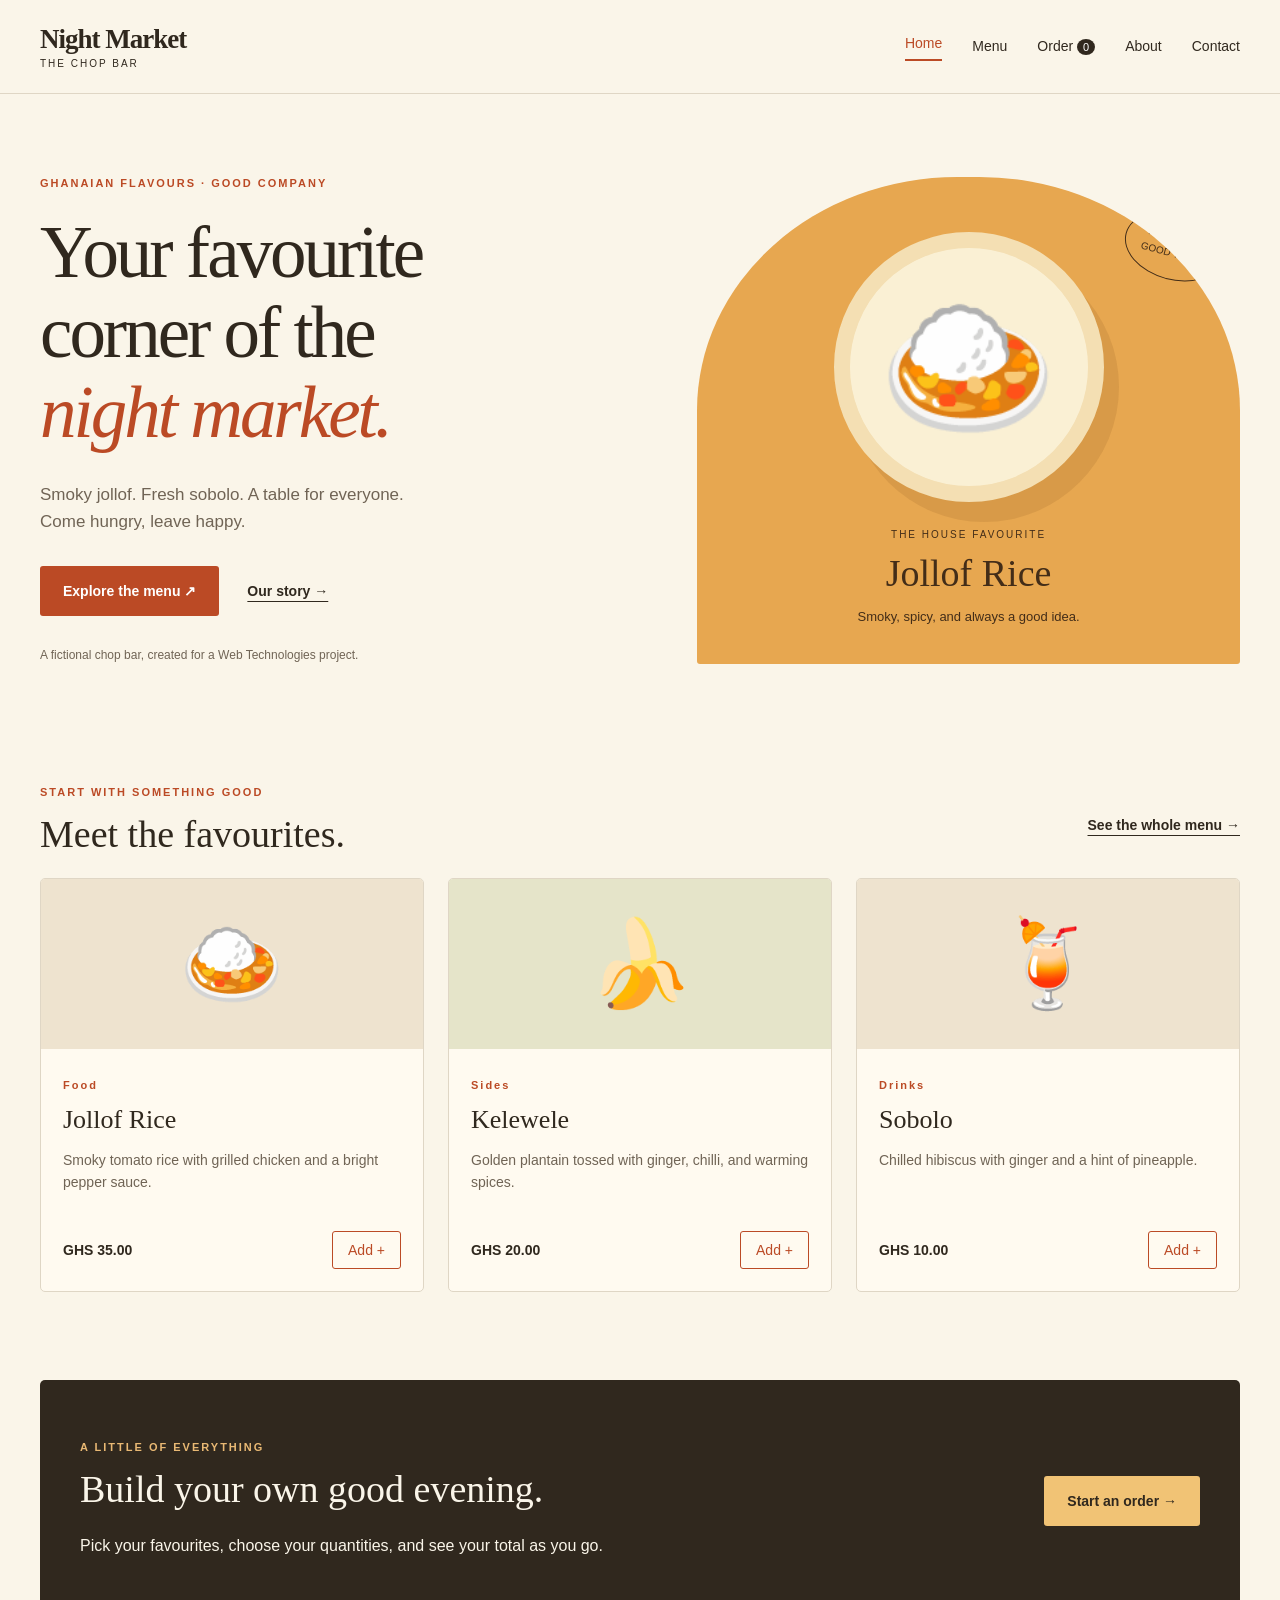
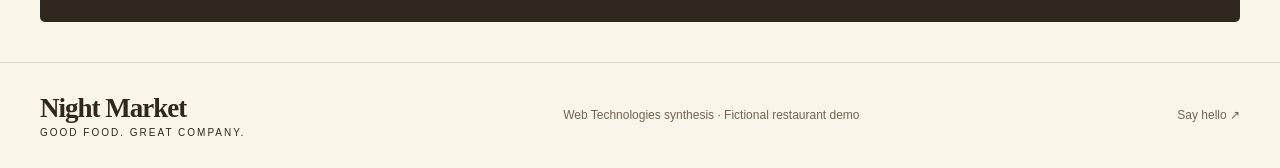
<file: index.html>
<!DOCTYPE html>
<html lang="en">
  <head>
    <meta charset="utf-8">
    <meta name="viewport" content="width=device-width,initial-scale=1">
    <title>
      Good food. Great company. | Night Market
    </title>
    <meta name="description" content="Night Market: a Ghanaian chop bar student demonstration with an interactive menu and order calculator.">
    <link rel="stylesheet" href="styles.css">
    <script defer src="chopbar.js">
    </script>
  </head>
  <body>
    <a class="skip" href="#main">
      Skip to content
    </a>
    <header>
      <a class="brand" href="index.html">
        Night Market
        <span>
          THE CHOP BAR
        </span>
      </a>
      <nav aria-label="Main navigation">
        <a href="index.html" aria-current="page">
          Home
        </a>
        <a href="menu.html" >
          Menu
        </a>
        <a href="order.html" >
          Order
          <span class="cart-count">
            0
          </span>
        </a>
        <a href="about.html" >
          About
        </a>
        <a href="contact.html" >
          Contact
        </a>
      </nav>
    </header>
    <main id="main">
      <section class="hero">
        <div>
          <p class="eyebrow">
            GHANAIAN FLAVOURS · GOOD COMPANY
          </p>
          <h1>
            Your favourite
            <br>
            corner of the
            <br>
            <em>
              night market.
            </em>
          </h1>
          <p class="lead">
            Smoky jollof. Fresh sobolo. A table for everyone.
            <br>
            Come hungry, leave happy.
          </p>
          <div class="actions">
            <a class="button" href="menu.html">
              Explore the menu ↗
            </a>
            <a class="text-link" href="about.html">
              Our story →
            </a>
          </div>
          <p class="small">
            A fictional chop bar, created for a Web Technologies project.
          </p>
        </div>
        <div class="hero-art">
          <span class="stamp">
            MADE WITH
            <br>
            GOOD TASTE
          </span>
          <div class="plate">
            <span>
              🍛
            </span>
          </div>
          <p>
            THE HOUSE FAVOURITE
          </p>
          <h2>
            Jollof Rice
          </h2>
          <span>
            Smoky, spicy, and always a good idea.
          </span>
        </div>
      </section>
      <section>
        <div class="section-heading">
          <div>
            <p class="eyebrow">
              START WITH SOMETHING GOOD
            </p>
            <h2>
              Meet the favourites.
            </h2>
          </div>
          <a class="text-link" href="menu.html">
            See the whole menu →
          </a>
        </div>
        <div class="cards">
          <article class="dish">
            <div class="dish-art" aria-hidden="true">
              🍛
            </div>
            <div class="dish-body">
              <span class="eyebrow">
                Food
              </span>
              <h3>
                Jollof Rice
              </h3>
              <p>
                Smoky tomato rice with grilled chicken and a bright pepper sauce.
              </p>
              <div class="dish-bottom">
                <strong>
                  GHS 35.00
                </strong>
                <button data-add="jollof" aria-label="Add Jollof Rice to order">
                  Add +
                </button>
              </div>
            </div>
          </article>
          <article class="dish">
            <div class="dish-art" aria-hidden="true">
              🍌
            </div>
            <div class="dish-body">
              <span class="eyebrow">
                Sides
              </span>
              <h3>
                Kelewele
              </h3>
              <p>
                Golden plantain tossed with ginger, chilli, and warming spices.
              </p>
              <div class="dish-bottom">
                <strong>
                  GHS 20.00
                </strong>
                <button data-add="kelewele" aria-label="Add Kelewele to order">
                  Add +
                </button>
              </div>
            </div>
          </article>
          <article class="dish">
            <div class="dish-art" aria-hidden="true">
              🍹
            </div>
            <div class="dish-body">
              <span class="eyebrow">
                Drinks
              </span>
              <h3>
                Sobolo
              </h3>
              <p>
                Chilled hibiscus with ginger and a hint of pineapple.
              </p>
              <div class="dish-bottom">
                <strong>
                  GHS 10.00
                </strong>
                <button data-add="sobolo" aria-label="Add Sobolo to order">
                  Add +
                </button>
              </div>
            </div>
          </article>
        </div>
      </section>
      <section class="banner">
        <div>
          <p class="eyebrow">
            A LITTLE OF EVERYTHING
          </p>
          <h2>
            Build your own good evening.
          </h2>
          <p>
            Pick your favourites, choose your quantities, and see your total as you go.
          </p>
        </div>
        <a class="button light" href="order.html">
          Start an order →
        </a>
      </section>
    </main>
    <footer>
      <a class="brand" href="index.html">
        Night Market
        <span>
          GOOD FOOD. GREAT COMPANY.
        </span>
      </a>
      <p>
        Web Technologies synthesis · Fictional restaurant demo
      </p>
      <a href="contact.html">
        Say hello ↗
      </a>
    </footer>
    <div id="toast" role="status">
    </div>
  </body>
</html>
</file>
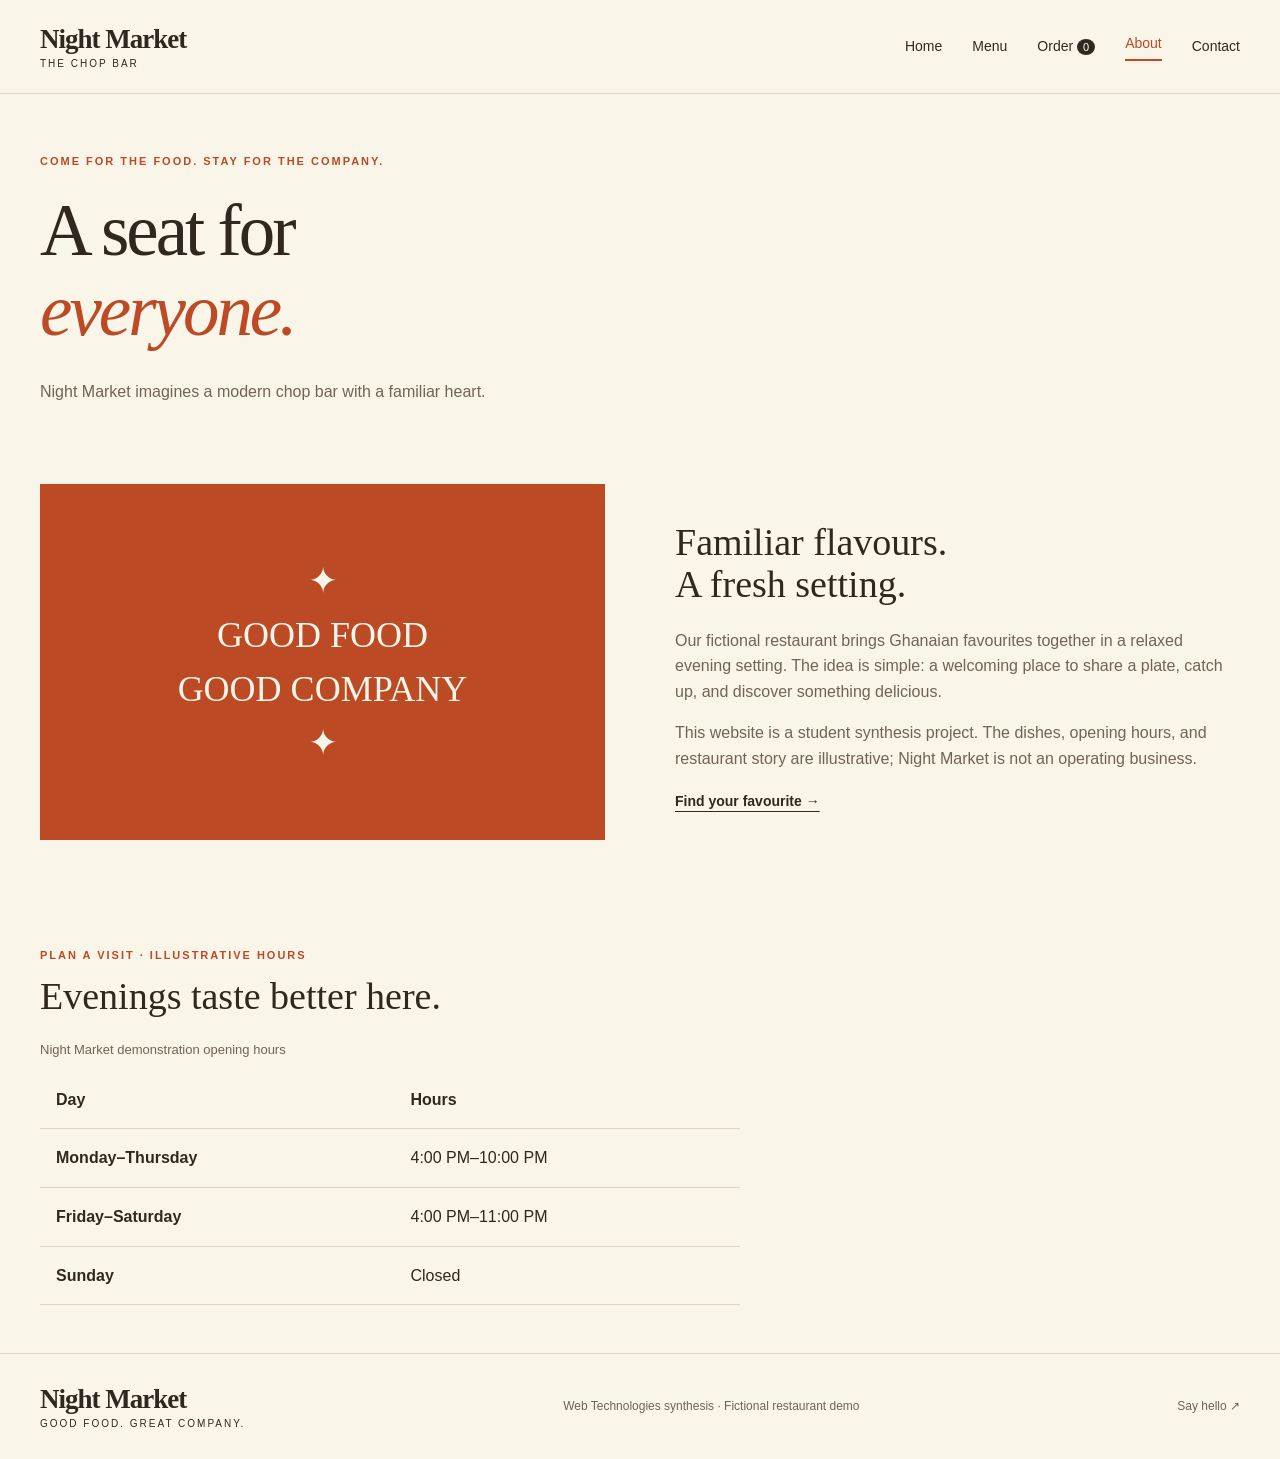
<file: about.html>
<!DOCTYPE html>
<html lang="en">
  <head>
    <meta charset="utf-8">
    <meta name="viewport" content="width=device-width,initial-scale=1">
    <title>
      Our story | Night Market
    </title>
    <meta name="description" content="Night Market: a Ghanaian chop bar student demonstration with an interactive menu and order calculator.">
    <link rel="stylesheet" href="styles.css">
    <script defer src="chopbar.js">
    </script>
  </head>
  <body>
    <a class="skip" href="#main">
      Skip to content
    </a>
    <header>
      <a class="brand" href="index.html">
        Night Market
        <span>
          THE CHOP BAR
        </span>
      </a>
      <nav aria-label="Main navigation">
        <a href="index.html" >
          Home
        </a>
        <a href="menu.html" >
          Menu
        </a>
        <a href="order.html" >
          Order
          <span class="cart-count">
            0
          </span>
        </a>
        <a href="about.html" aria-current="page">
          About
        </a>
        <a href="contact.html" >
          Contact
        </a>
      </nav>
    </header>
    <main id="main">
      <section class="page-intro">
        <p class="eyebrow">
          COME FOR THE FOOD. STAY FOR THE COMPANY.
        </p>
        <h1>
          A seat for
          <br>
          <em>
            everyone.
          </em>
        </h1>
        <p>
          Night Market imagines a modern chop bar with a familiar heart.
        </p>
      </section>
      <section class="story">
        <div class="story-art" aria-hidden="true">
          ✦
          <br>
          GOOD FOOD
          <br>
          GOOD COMPANY
          <br>
          ✦
        </div>
        <div>
          <h2>
            Familiar flavours.
            <br>
            A fresh setting.
          </h2>
          <p>
            Our fictional restaurant brings Ghanaian favourites together in a relaxed evening setting. The idea is simple: a welcoming place to share a plate, catch up, and discover something delicious.
          </p>
          <p>
            This website is a student synthesis project. The dishes, opening hours, and restaurant story are illustrative; Night Market is not an operating business.
          </p>
          <a class="text-link" href="menu.html">
            Find your favourite →
          </a>
        </div>
      </section>
      <section>
        <p class="eyebrow">
          PLAN A VISIT · ILLUSTRATIVE HOURS
        </p>
        <h2>
          Evenings taste better here.
        </h2>
        <table>
          <caption>
            Night Market demonstration opening hours
          </caption>
          <thead>
            <tr>
              <th scope="col">
                Day
              </th>
              <th scope="col">
                Hours
              </th>
            </tr>
          </thead>
          <tbody>
            <tr>
              <th scope="row">
                Monday–Thursday
              </th>
              <td>
                4:00 PM–10:00 PM
              </td>
            </tr>
            <tr>
              <th scope="row">
                Friday–Saturday
              </th>
              <td>
                4:00 PM–11:00 PM
              </td>
            </tr>
            <tr>
              <th scope="row">
                Sunday
              </th>
              <td>
                Closed
              </td>
            </tr>
          </tbody>
        </table>
      </section>
    </main>
    <footer>
      <a class="brand" href="index.html">
        Night Market
        <span>
          GOOD FOOD. GREAT COMPANY.
        </span>
      </a>
      <p>
        Web Technologies synthesis · Fictional restaurant demo
      </p>
      <a href="contact.html">
        Say hello ↗
      </a>
    </footer>
    <div id="toast" role="status">
    </div>
  </body>
</html>
</file>
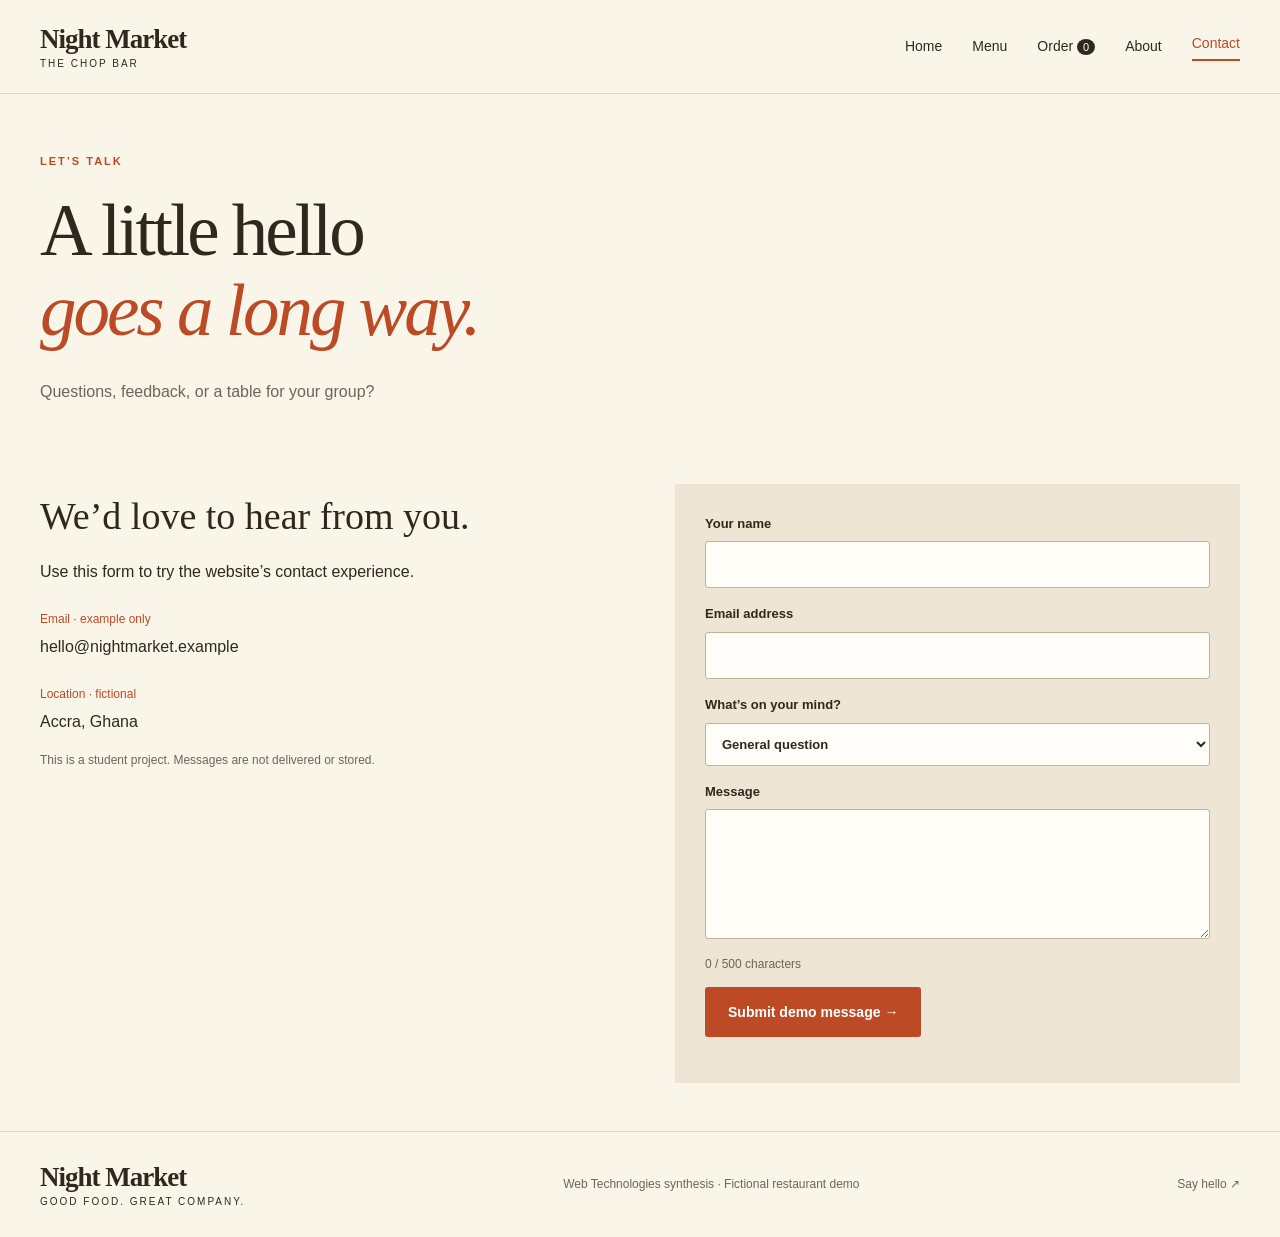
<file: contact.html>
<!DOCTYPE html>
<html lang="en">
  <head>
    <meta charset="utf-8">
    <meta name="viewport" content="width=device-width,initial-scale=1">
    <title>
      Say hello | Night Market
    </title>
    <meta name="description" content="Night Market: a Ghanaian chop bar student demonstration with an interactive menu and order calculator.">
    <link rel="stylesheet" href="styles.css">
    <script defer src="chopbar.js">
    </script>
  </head>
  <body>
    <a class="skip" href="#main">
      Skip to content
    </a>
    <header>
      <a class="brand" href="index.html">
        Night Market
        <span>
          THE CHOP BAR
        </span>
      </a>
      <nav aria-label="Main navigation">
        <a href="index.html" >
          Home
        </a>
        <a href="menu.html" >
          Menu
        </a>
        <a href="order.html" >
          Order
          <span class="cart-count">
            0
          </span>
        </a>
        <a href="about.html" >
          About
        </a>
        <a href="contact.html" aria-current="page">
          Contact
        </a>
      </nav>
    </header>
    <main id="main">
      <section class="page-intro">
        <p class="eyebrow">
          LET’S TALK
        </p>
        <h1>
          A little hello
          <br>
          <em>
            goes a long way.
          </em>
        </h1>
        <p>
          Questions, feedback, or a table for your group?
        </p>
      </section>
      <section class="contact-layout">
        <div>
          <h2>
            We’d love to hear from you.
          </h2>
          <p>
            Use this form to try the website’s contact experience.
          </p>
          <dl>
            <dt>
              Email · example only
            </dt>
            <dd>
              hello@nightmarket.example
            </dd>
            <dt>
              Location · fictional
            </dt>
            <dd>
              Accra, Ghana
            </dd>
          </dl>
          <p class="small">
            This is a student project. Messages are not delivered or stored.
          </p>
        </div>
        <form id="contact-form" class="contact-form">
          <label for="name">
            Your name
            <input id="name" name="name" required maxlength="60" autocomplete="name">
          </label>
          <label for="email">
            Email address
            <input type="email" id="email" name="email" required autocomplete="email">
          </label>
          <label for="topic">
            What’s on your mind?
            <select id="topic" name="topic">
              <option>
                General question
              </option>
              <option>
                Group booking
              </option>
              <option>
                Feedback
              </option>
            </select>
          </label>
          <label for="message">
            Message
            <textarea id="message" name="message" required minlength="10" maxlength="500" rows="5" aria-describedby="character-count">
            </textarea>
          </label>
          <p id="character-count" class="small">
            0 / 500 characters
          </p>
          <button class="button" type="submit">
            Submit demo message →
          </button>
          <p id="contact-status" role="status">
          </p>
        </form>
      </section>
    </main>
    <footer>
      <a class="brand" href="index.html">
        Night Market
        <span>
          GOOD FOOD. GREAT COMPANY.
        </span>
      </a>
      <p>
        Web Technologies synthesis · Fictional restaurant demo
      </p>
      <a href="contact.html">
        Say hello ↗
      </a>
    </footer>
    <div id="toast" role="status">
    </div>
  </body>
</html>
</file>
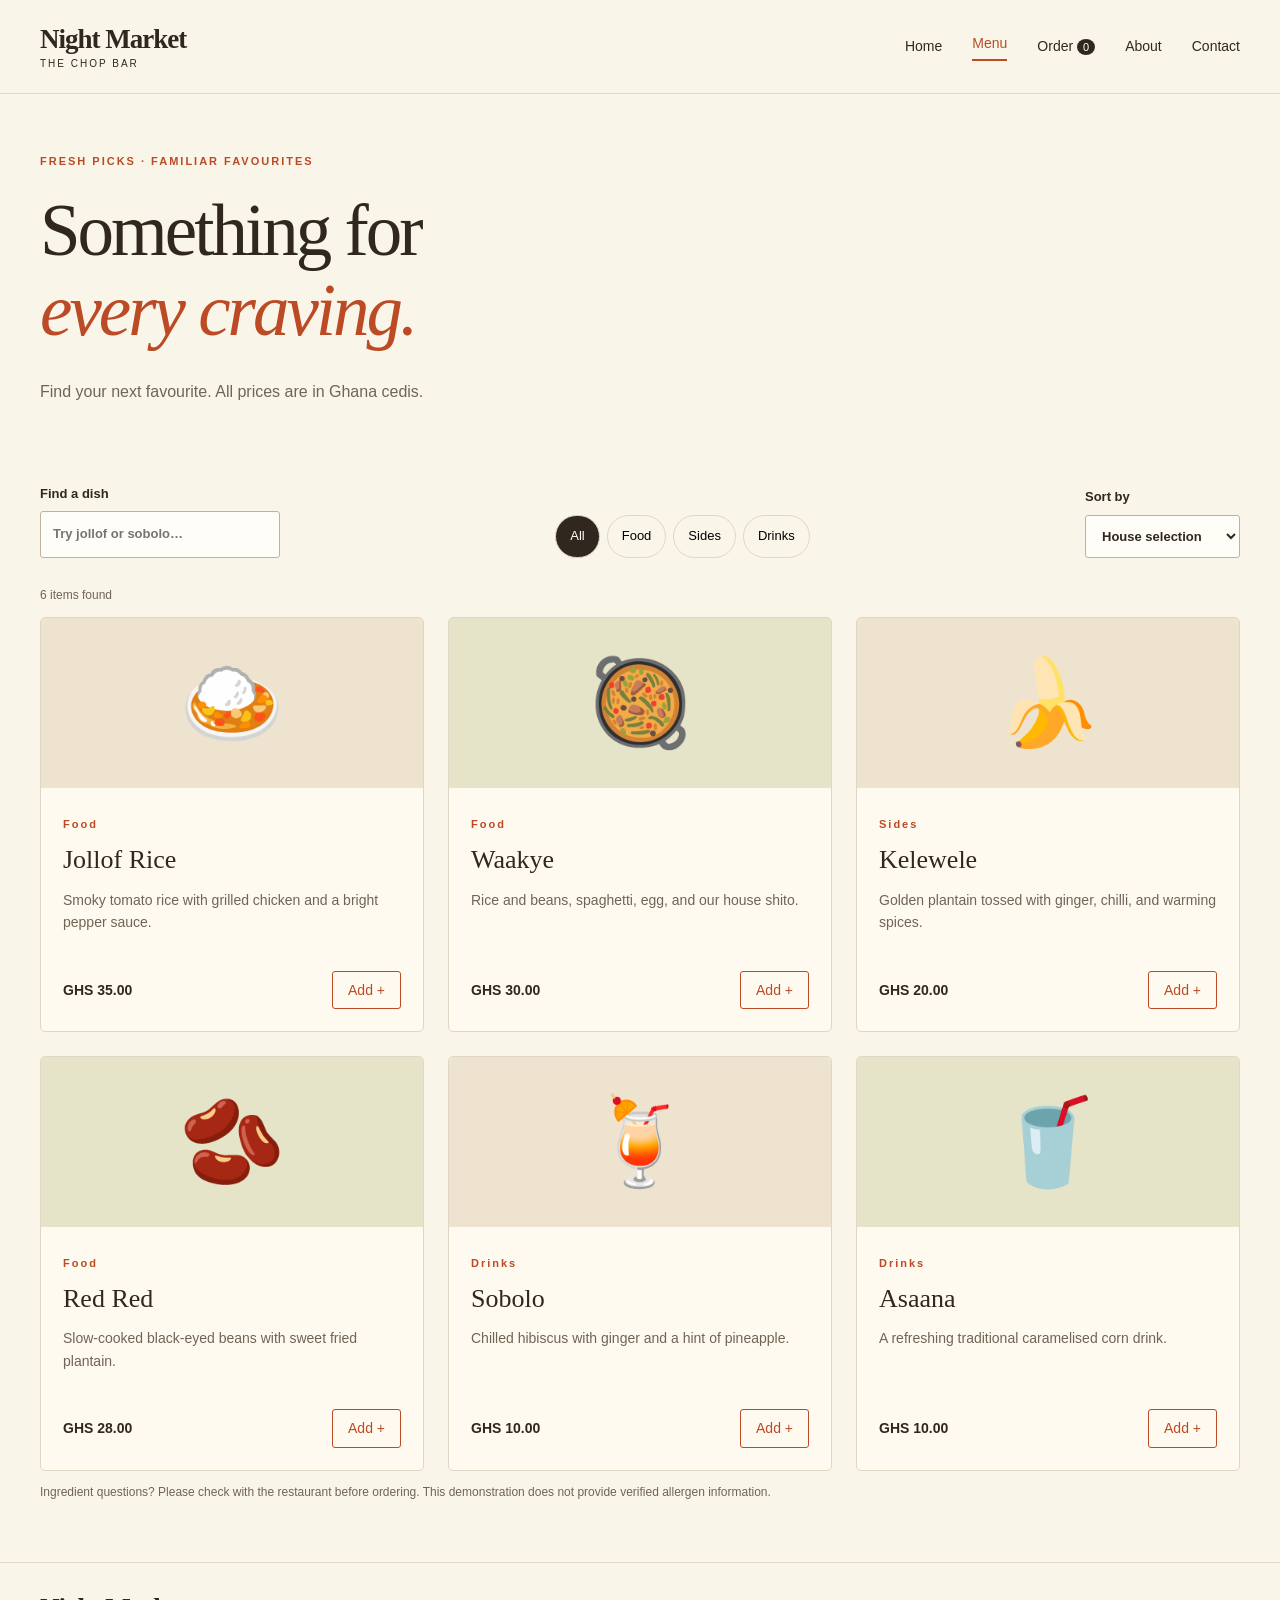
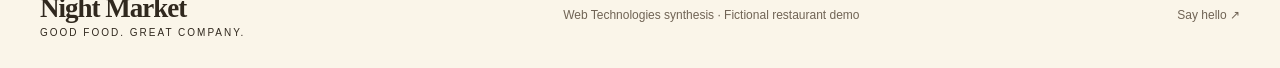
<file: menu.html>
<!DOCTYPE html>
<html lang="en">
  <head>
    <meta charset="utf-8">
    <meta name="viewport" content="width=device-width,initial-scale=1">
    <title>
      The menu | Night Market
    </title>
    <meta name="description" content="Night Market: a Ghanaian chop bar student demonstration with an interactive menu and order calculator.">
    <link rel="stylesheet" href="styles.css">
    <script defer src="chopbar.js">
    </script>
  </head>
  <body>
    <a class="skip" href="#main">
      Skip to content
    </a>
    <header>
      <a class="brand" href="index.html">
        Night Market
        <span>
          THE CHOP BAR
        </span>
      </a>
      <nav aria-label="Main navigation">
        <a href="index.html" >
          Home
        </a>
        <a href="menu.html" aria-current="page">
          Menu
        </a>
        <a href="order.html" >
          Order
          <span class="cart-count">
            0
          </span>
        </a>
        <a href="about.html" >
          About
        </a>
        <a href="contact.html" >
          Contact
        </a>
      </nav>
    </header>
    <main id="main">
      <section class="page-intro">
        <p class="eyebrow">
          FRESH PICKS · FAMILIAR FAVOURITES
        </p>
        <h1>
          Something for
          <br>
          <em>
            every craving.
          </em>
        </h1>
        <p>
          Find your next favourite. All prices are in Ghana cedis.
        </p>
      </section>
      <section>
        <div class="filters">
          <label for="search">
            Find a dish
            <input type="search" id="search" placeholder="Try jollof or sobolo…">
          </label>
          <div class="filter-buttons" role="group" aria-label="Filter menu by category">
            <button data-category="All" aria-pressed="true">
              All
            </button>
            <button data-category="Food" aria-pressed="false">
              Food
            </button>
            <button data-category="Sides" aria-pressed="false">
              Sides
            </button>
            <button data-category="Drinks" aria-pressed="false">
              Drinks
            </button>
          </div>
          <label for="sort">
            Sort by
            <select id="sort">
              <option value="default">
                House selection
              </option>
              <option value="name">
                Name: A–Z
              </option>
              <option value="price">
                Price: low to high
              </option>
            </select>
          </label>
        </div>
        <p id="menu-count" class="small" aria-live="polite">
        </p>
        <div class="cards" id="menu-grid">
        </div>
        <p class="small">
          Ingredient questions? Please check with the restaurant before ordering. This demonstration does not provide verified allergen information.
        </p>
      </section>
    </main>
    <footer>
      <a class="brand" href="index.html">
        Night Market
        <span>
          GOOD FOOD. GREAT COMPANY.
        </span>
      </a>
      <p>
        Web Technologies synthesis · Fictional restaurant demo
      </p>
      <a href="contact.html">
        Say hello ↗
      </a>
    </footer>
    <div id="toast" role="status">
    </div>
  </body>
</html>
</file>
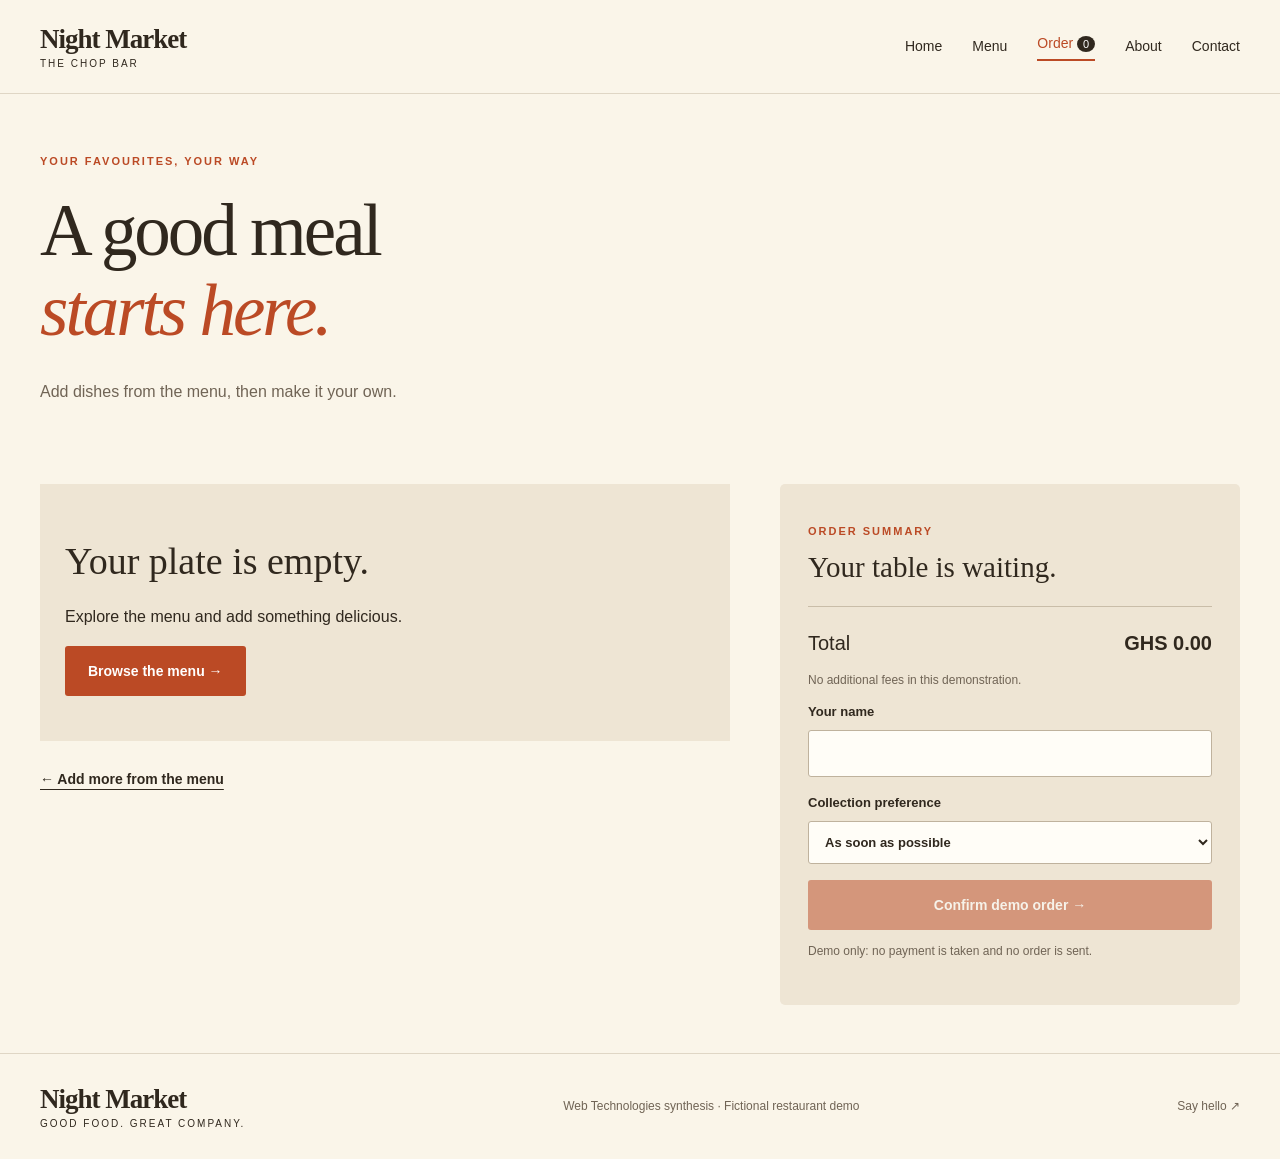
<file: order.html>
<!DOCTYPE html>
<html lang="en">
  <head>
    <meta charset="utf-8">
    <meta name="viewport" content="width=device-width,initial-scale=1">
    <title>
      Your order | Night Market
    </title>
    <meta name="description" content="Night Market: a Ghanaian chop bar student demonstration with an interactive menu and order calculator.">
    <link rel="stylesheet" href="styles.css">
    <script defer src="chopbar.js">
    </script>
  </head>
  <body>
    <a class="skip" href="#main">
      Skip to content
    </a>
    <header>
      <a class="brand" href="index.html">
        Night Market
        <span>
          THE CHOP BAR
        </span>
      </a>
      <nav aria-label="Main navigation">
        <a href="index.html" >
          Home
        </a>
        <a href="menu.html" >
          Menu
        </a>
        <a href="order.html" aria-current="page">
          Order
          <span class="cart-count">
            0
          </span>
        </a>
        <a href="about.html" >
          About
        </a>
        <a href="contact.html" >
          Contact
        </a>
      </nav>
    </header>
    <main id="main">
      <section class="page-intro">
        <p class="eyebrow">
          YOUR FAVOURITES, YOUR WAY
        </p>
        <h1>
          A good meal
          <br>
          <em>
            starts here.
          </em>
        </h1>
        <p>
          Add dishes from the menu, then make it your own.
        </p>
      </section>
      <section class="order-layout">
        <div>
          <div id="order-lines">
          </div>
          <a class="text-link" href="menu.html">
            ← Add more from the menu
          </a>
        </div>
        <aside class="summary">
          <p class="eyebrow">
            ORDER SUMMARY
          </p>
          <h2>
            Your table is waiting.
          </h2>
          <div class="total-row">
            <span>
              Total
            </span>
            <strong id="order-total">
              GHS 0.00
            </strong>
          </div>
          <p class="small">
            No additional fees in this demonstration.
          </p>
          <form id="checkout">
            <label for="customer">
              Your name
              <input id="customer" name="customer" required maxlength="60" autocomplete="name">
            </label>
            <label for="collection">
              Collection preference
              <select id="collection">
                <option>
                  As soon as possible
                </option>
                <option>
                  In 30 minutes
                </option>
                <option>
                  In 1 hour
                </option>
              </select>
            </label>
            <button class="button" id="confirm-order" type="submit">
              Confirm demo order →
            </button>
            <p class="small">
              Demo only: no payment is taken and no order is sent.
            </p>
          </form>
          <p id="confirmation" role="status">
          </p>
        </aside>
      </section>
    </main>
    <footer>
      <a class="brand" href="index.html">
        Night Market
        <span>
          GOOD FOOD. GREAT COMPANY.
        </span>
      </a>
      <p>
        Web Technologies synthesis · Fictional restaurant demo
      </p>
      <a href="contact.html">
        Say hello ↗
      </a>
    </footer>
    <div id="toast" role="status">
    </div>
  </body>
</html>
</file>
<file: styles.css>
* {
    box-sizing: border-box
}

:root {
    --cream: #faf5e9;
    --ink: #30281e;
    --orange: #bb4a25;
    --muted: #706455;
    --line: #dfd6c5
}

body {
    margin: 0;
    background: var(--cream);
    color: var(--ink);
    font-family: Arial, sans-serif;
    line-height: 1.6
}

a {
    color: inherit;
    text-decoration: none
}

button,
input,
select,
textarea {
    font: inherit
}

button,
a,
input,
select,
textarea {
    touch-action: manipulation
}

button {
    cursor: pointer
}

header {
    max-width: 1280px;
    margin: auto;
    display: flex;
    align-items: center;
    justify-content: space-between;
    padding: 24px 40px;
    border-bottom: 1px solid var(--line)
}

.brand {
    font: 700 27px Georgia, serif;
    letter-spacing: -1px
}

.brand span {
    display: block;
    font: 10px Arial, sans-serif;
    letter-spacing: 2px;
    margin-top: 3px
}

nav {
    display: flex;
    gap: 30px;
    align-items: center
}

nav a {
    font-size: 14px
}

nav a[aria-current] {
    color: var(--orange);
    border-bottom: 2px solid;
    padding-bottom: 4px
}

.cart-count {
    background: var(--ink);
    color: white;
    border-radius: 50%;
    padding: 2px 6px;
    font-size: 11px
}

main {
    max-width: 1280px;
    margin: auto
}

section {
    padding: 48px 40px
}

.hero {
    display: grid;
    grid-template-columns: 1.1fr 1fr;
    gap: 60px;
    align-items: center;
    padding-top: 70px
}

.eyebrow {
    font-size: 11px;
    letter-spacing: 2px;
    font-weight: bold;
    color: var(--orange)
}

h1,
h2,
h3 {
    font-family: Georgia, serif;
    line-height: 1.1;
    font-weight: normal
}

h1 {
    font-size: clamp(44px, 5.7vw, 78px);
    letter-spacing: -3px;
    margin: 20px 0 28px
}

h1 em {
    color: var(--orange);
    font-weight: normal
}

h2 {
    font-size: 38px;
    margin: 12px 0 22px
}

h3 {
    font-size: 26px;
    margin: 10px 0
}

.lead {
    font-size: 17px;
    color: var(--muted)
}

.actions {
    display: flex;
    gap: 28px;
    align-items: center;
    margin: 30px 0
}

.button {
    display: inline-block;
    border: 0;
    background: var(--orange);
    color: white;
    padding: 14px 23px;
    border-radius: 3px;
    font-size: 14px;
    font-weight: bold
}

.button:hover {
    background: #963718
}

.text-link {
    font-size: 14px;
    font-weight: bold;
    text-decoration: underline;
    text-underline-offset: 5px
}

.small {
    font-size: 12px;
    color: var(--muted)
}

.hero-art {
    background: #e7a750;
    border-radius: 48% 48% 3px 3px;
    min-height: 470px;
    padding: 35px;
    text-align: center;
    position: relative;
    color: #432d18;
    overflow: hidden
}

.plate {
    width: 270px;
    height: 270px;
    margin: 20px auto;
    background: #faf0d4;
    border: 16px solid #f4dfb3;
    border-radius: 50%;
    box-shadow: 15px 20px 0 #b77e3650;
    display: grid;
    place-items: center
}

.plate span {
    font-size: 145px
}

.hero-art p {
    font-size: 10px;
    letter-spacing: 2px;
    margin-top: 25px
}

.hero-art h2 {
    margin: 8px
}

.hero-art>span:last-child {
    font-size: 13px
}

.stamp {
    position: absolute;
    right: 15px;
    top: 35px;
    border: 1px solid;
    border-radius: 50%;
    padding: 17px;
    font-size: 10px;
    transform: rotate(15deg)
}

.section-heading {
    display: flex;
    justify-content: space-between;
    align-items: center
}

.cards {
    display: grid;
    grid-template-columns: repeat(3, 1fr);
    gap: 24px
}

.dish {
    border: 1px solid var(--line);
    background: #fffaf0;
    border-radius: 5px;
    overflow: hidden
}

.dish-art {
    height: 170px;
    display: grid;
    place-items: center;
    background: #eee3cf;
    font-size: 85px
}

.dish:nth-child(2n) .dish-art {
    background: #e5e4c9
}

.dish-body {
    padding: 22px
}

.dish-body p {
    color: var(--muted);
    font-size: 14px;
    min-height: 68px
}

.dish-bottom {
    display: flex;
    justify-content: space-between;
    align-items: center;
    font-size: 14px
}

.dish-bottom button {
    border: 1px solid var(--orange);
    color: var(--orange);
    background: transparent;
    padding: 7px 15px;
    border-radius: 3px
}

.banner {
    background: var(--ink);
    color: var(--cream);
    margin: 40px;
    border-radius: 5px;
    display: flex;
    align-items: center;
    justify-content: space-between;
    gap: 20px
}

.banner .eyebrow {
    color: #e9b974
}

.banner p {
    max-width: 580px
}

.light {
    background: #f1c375;
    color: var(--ink)
}

footer {
    max-width: 1280px;
    margin: auto;
    border-top: 1px solid var(--line);
    padding: 30px 40px;
    display: flex;
    align-items: center;
    justify-content: space-between;
    gap: 24px
}

footer p,
footer>a:last-child {
    font-size: 12px;
    color: var(--muted)
}

.page-intro {
    padding-bottom: 15px
}

.page-intro p:last-child {
    color: var(--muted)
}

.filters {
    display: flex;
    gap: 22px;
    align-items: end;
    justify-content: space-between;
    flex-wrap: wrap
}

label {
    display: block;
    font-size: 13px;
    font-weight: bold;
    margin-bottom: 16px
}

input,
textarea,
select {
    display: block;
    width: 100%;
    padding: 12px;
    border: 1px solid #bfb29d;
    border-radius: 3px;
    background: #fffdf7;
    color: var(--ink);
    margin-top: 7px
}

input[type=search] {
    min-width: 240px
}

.filter-buttons {
    display: flex;
    gap: 7px;
    margin-bottom: 16px
}

.filter-buttons button {
    padding: 10px 14px;
    background: transparent;
    border: 1px solid var(--line);
    border-radius: 24px;
    font-size: 13px
}

.filter-buttons button[aria-pressed=true] {
    background: var(--ink);
    color: white
}

.order-layout {
    display: grid;
    grid-template-columns: 1.5fr 1fr;
    gap: 50px
}

.summary {
    padding: 28px;
    background: #eee5d4;
    border-radius: 5px;
    height: fit-content
}

.summary h2 {
    font-size: 29px
}

.total-row {
    display: flex;
    justify-content: space-between;
    border-top: 1px solid #c9bda8;
    padding-top: 20px;
    font-size: 20px
}

.summary .button {
    width: 100%
}

.order-line {
    padding: 20px 0;
    border-bottom: 1px solid var(--line);
    display: flex;
    align-items: center;
    justify-content: space-between;
    gap: 16px
}

.order-line h3 {
    font-size: 23px
}

.order-line input {
    width: 75px
}

.remove {
    border: 0;
    background: transparent;
    color: var(--orange);
    text-decoration: underline;
    font-size: 12px
}

.empty {
    padding: 45px 25px;
    background: #eee5d4;
    margin-bottom: 25px
}

.story,
.contact-layout {
    display: grid;
    grid-template-columns: 1fr 1fr;
    gap: 70px;
    align-items: center
}

.story-art {
    background: var(--orange);
    color: var(--cream);
    padding: 70px 20px;
    text-align: center;
    font: 36px/1.5 Georgia, serif
}

.story p {
    color: var(--muted)
}

table {
    border-collapse: collapse;
    width: 100%;
    max-width: 700px
}

caption {
    text-align: left;
    font-size: 13px;
    color: var(--muted);
    margin-bottom: 10px
}

th,
td {
    padding: 16px;
    text-align: left;
    border-bottom: 1px solid var(--line)
}

.contact-layout {
    align-items: start
}

.contact-form {
    padding: 30px;
    background: #eee5d4
}

dt {
    font-size: 12px;
    color: var(--orange);
    margin-top: 25px
}

dd {
    margin: 5px 0
}

#toast {
    position: fixed;
    bottom: 22px;
    left: 50%;
    transform: translateX(-50%);
    background: var(--ink);
    color: white;
    padding: 12px 22px;
    border-radius: 4px;
    display: none;
    z-index: 5
}

.skip {
    position: absolute;
    top: -70px
}

.skip:focus {
    top: 0;
    z-index: 10;
    background: white;
    padding: 10px
}

:focus-visible {
    outline: 3px solid #496737;
    outline-offset: 4px
}

button:disabled {
    opacity: .5;
    cursor: not-allowed
}

@media(max-width:800px) {
    header {
        padding: 20px;
        flex-wrap: wrap;
        gap: 20px
    }

    nav {
        gap: 18px;
        flex-wrap: wrap
    }

    .hero,
    .story,
    .contact-layout,
    .order-layout {
        grid-template-columns: 1fr;
        gap: 30px
    }

    section {
        padding: 30px 20px
    }

    .hero {
        padding-top: 35px
    }

    .hero-art {
        min-height: 420px
    }

    .cards {
        grid-template-columns: repeat(2, 1fr)
    }

    .banner {
        margin: 25px 20px;
        padding: 30px;
        flex-direction: column;
        align-items: start
    }

    .section-heading {
        align-items: start;
        gap: 20px
    }

    footer {
        padding: 25px 20px;
        flex-wrap: wrap
    }

    h1 {
        letter-spacing: -2px
    }

    .filters {
        align-items: start
    }

    .order-line {
        flex-wrap: wrap
    }
}

@media(max-width:500px) {
    .cards {
        grid-template-columns: 1fr
    }

    .section-heading {
        flex-direction: column;
        margin-bottom: 20px
    }

    .actions {
        gap: 20px
    }

    .plate {
        width: 240px;
        height: 240px
    }

    .brand {
        font-size: 25px
    }

    nav {
        gap: 17px
    }

    nav a {
        font-size: 13px
    }

    .hero-art {
        padding: 25px
    }

    .filter-buttons {
        flex-wrap: wrap
    }

    .summary {
        padding: 22px
    }
}
</file>
